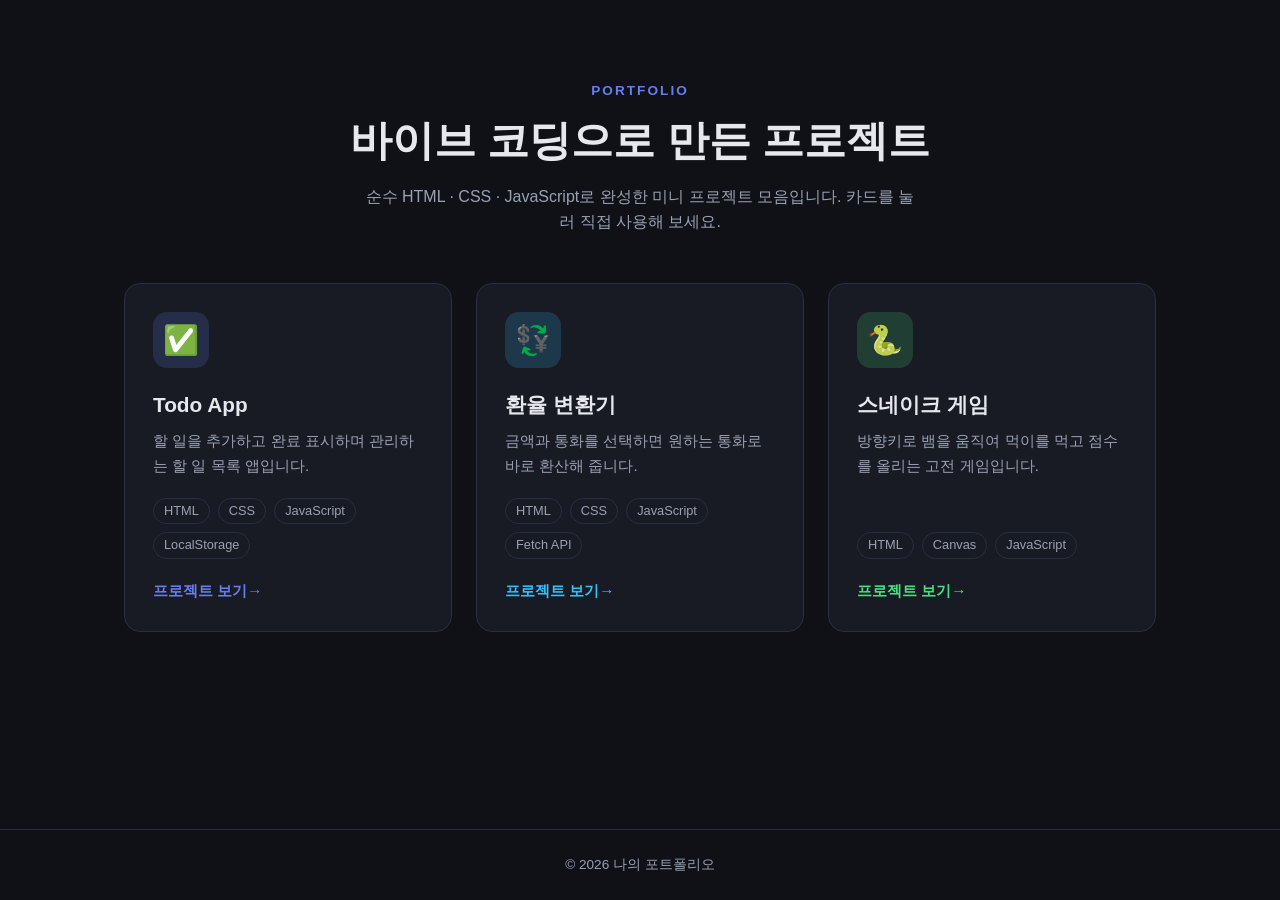
<file: index.html>
<!DOCTYPE html>
<html lang="ko">
<head>
    <meta charset="UTF-8">
    <meta name="viewport" content="width=device-width, initial-scale=1.0">
    <title>나의 포트폴리오</title>
    <link rel="stylesheet" href="style.css">
</head>
<body>
    <header class="hero">
        <p class="eyebrow">Portfolio</p>
        <h1>바이브 코딩으로 만든 프로젝트</h1>
        <p class="subtitle">순수 HTML · CSS · JavaScript로 완성한 미니 프로젝트 모음입니다. 카드를 눌러 직접 사용해 보세요.</p>
    </header>

    <main>
        <section class="grid" id="projectGrid" aria-label="프로젝트 목록"></section>
    </main>

    <footer class="footer">
        <p>&copy; <span id="year"></span> 나의 포트폴리오</p>
    </footer>

    <script src="main.js"></script>
</body>
</html>
</file>
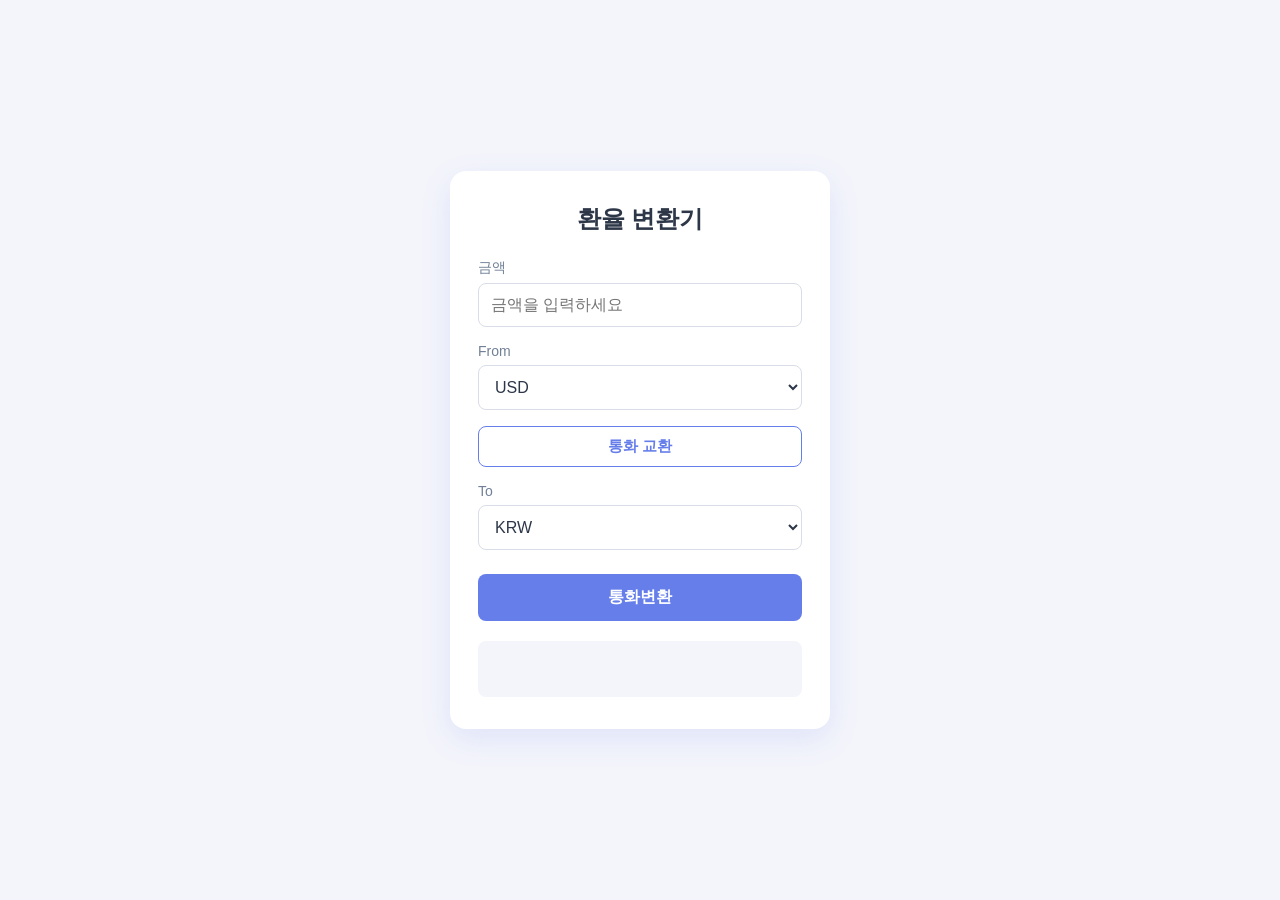
<file: fxconverter/index.html>
<!DOCTYPE html>
<html lang="ko">
<head>
    <meta charset="UTF-8">
    <meta name="viewport" content="width=device-width, initial-scale=1.0">
    <title>환율 변환기</title>
    <link rel="stylesheet" href="style.css">
</head>
<body>
    <main class="converter">
        <h1>환율 변환기</h1>

        <form id="converter-form">
            <div class="field">
                <label for="amount">금액</label>
                <input type="number" id="amount" min="0" step="any" inputmode="decimal" placeholder="금액을 입력하세요" required>
            </div>

            <div class="field">
                <label for="from">From</label>
                <select id="from">
                    <option value="USD" selected>USD</option>
                    <option value="EUR">EUR</option>
                    <option value="KRW">KRW</option>
                    <option value="JPY">JPY</option>
                </select>
            </div>

            <button type="button" id="swap-btn" class="swap-btn">통화 교환</button>

            <div class="field">
                <label for="to">To</label>
                <select id="to">
                    <option value="USD">USD</option>
                    <option value="EUR">EUR</option>
                    <option value="KRW" selected>KRW</option>
                    <option value="JPY">JPY</option>
                </select>
            </div>

            <button type="submit" id="convert-btn">통화변환</button>
        </form>

        <div id="result" class="result" aria-live="polite"></div>
    </main>

    <script src="main.js"></script>
</body>
</html>
</file>
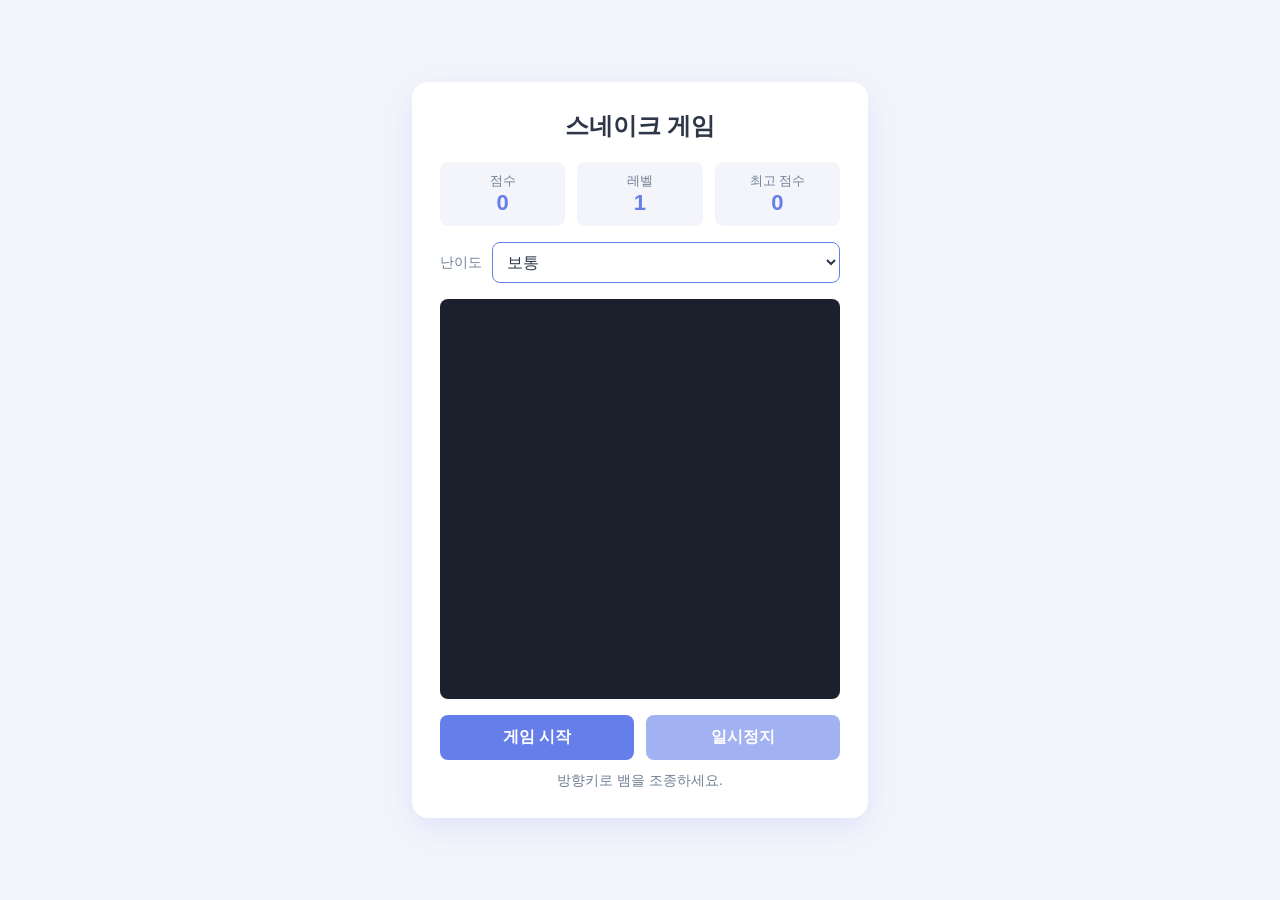
<file: snake/index.html>
<!DOCTYPE html>
<html lang="ko">
<head>
    <meta charset="UTF-8">
    <meta name="viewport" content="width=device-width, initial-scale=1.0">
    <title>스네이크 게임</title>
    <link rel="stylesheet" href="style.css">
</head>
<body>
    <main class="game">
        <h1>스네이크 게임</h1>

        <div class="scoreboard">
            <div class="score-item">
                <span class="score-label">점수</span>
                <span id="score" class="score-value">0</span>
            </div>
            <div class="score-item">
                <span class="score-label">레벨</span>
                <span id="level" class="score-value">1</span>
            </div>
            <div class="score-item">
                <span class="score-label">최고 점수</span>
                <span id="high-score" class="score-value">0</span>
            </div>
        </div>

        <div class="difficulty">
            <label for="difficulty">난이도</label>
            <select id="difficulty">
                <option value="200">쉬움</option>
                <option value="150" selected>보통</option>
                <option value="100">어려움</option>
                <option value="50">매우 어려움</option>
            </select>
        </div>

        <div class="board">
            <canvas id="game-canvas" width="400" height="400"></canvas>

            <div id="game-over" class="overlay" hidden>
                <p class="overlay-title">게임 오버</p>
                <p class="overlay-score">점수: <span id="final-score">0</span></p>
                <button type="button" id="restart-btn">다시 시작</button>
            </div>
        </div>

        <div class="controls">
            <button type="button" id="start-btn">게임 시작</button>
            <button type="button" id="pause-btn" disabled>일시정지</button>
        </div>
        <p class="hint">방향키로 뱀을 조종하세요.</p>
    </main>

    <script src="main.js"></script>
</body>
</html>
</file>
<file: style.css>
:root {
    --bg: #0f1117;
    --surface: #181b24;
    --surface-hover: #1f2330;
    --border: #2a2f3d;
    --text: #e6e8ee;
    --text-muted: #9aa1b2;
    --primary: #667eea;
    --radius: 16px;
}

* {
    margin: 0;
    padding: 0;
    box-sizing: border-box;
}

body {
    min-height: 100vh;
    display: flex;
    flex-direction: column;
    background: var(--bg);
    color: var(--text);
    font-family: "Pretendard", "Segoe UI", "Malgun Gothic", sans-serif;
    line-height: 1.6;
}

.hero {
    max-width: 960px;
    margin: 0 auto;
    padding: 80px 24px 48px;
    text-align: center;
}

.eyebrow {
    color: var(--primary);
    font-size: 0.85rem;
    font-weight: 700;
    letter-spacing: 0.15em;
    text-transform: uppercase;
}

.hero h1 {
    margin: 12px 0 16px;
    font-size: clamp(1.8rem, 4vw, 2.6rem);
    line-height: 1.3;
}

.subtitle {
    color: var(--text-muted);
    max-width: 560px;
    margin: 0 auto;
}

main {
    flex: 1;
    width: 100%;
    max-width: 1080px;
    margin: 0 auto;
    padding: 0 24px 80px;
}

.grid {
    display: grid;
    grid-template-columns: repeat(auto-fit, minmax(260px, 1fr));
    gap: 24px;
}

.card {
    display: flex;
    flex-direction: column;
    padding: 28px;
    background: var(--surface);
    border: 1px solid var(--border);
    border-radius: var(--radius);
    color: inherit;
    text-decoration: none;
    transition: transform 0.2s ease, border-color 0.2s ease, background 0.2s ease, box-shadow 0.2s ease;
}

.card:hover,
.card:focus-visible {
    transform: translateY(-6px);
    background: var(--surface-hover);
    border-color: var(--accent, var(--primary));
    box-shadow: 0 12px 32px rgba(0, 0, 0, 0.4);
    outline: none;
}

.card-icon {
    display: grid;
    place-items: center;
    width: 56px;
    height: 56px;
    margin-bottom: 20px;
    border-radius: 14px;
    background: color-mix(in srgb, var(--accent, var(--primary)) 18%, transparent);
    font-size: 1.8rem;
}

.card h2 {
    font-size: 1.3rem;
    margin-bottom: 8px;
}

.card p {
    flex: 1;
    color: var(--text-muted);
    font-size: 0.95rem;
}

.tags {
    display: flex;
    flex-wrap: wrap;
    gap: 8px;
    margin: 20px 0;
    list-style: none;
}

.tags li {
    padding: 2px 10px;
    border: 1px solid var(--border);
    border-radius: 999px;
    color: var(--text-muted);
    font-size: 0.8rem;
}

.card-link {
    color: var(--accent, var(--primary));
    font-weight: 600;
    font-size: 0.95rem;
}

.card-link::after {
    content: " →";
    display: inline-block;
    transition: transform 0.2s ease;
}

.card:hover .card-link::after {
    transform: translateX(4px);
}

.footer {
    padding: 24px;
    border-top: 1px solid var(--border);
    color: var(--text-muted);
    font-size: 0.85rem;
    text-align: center;
}
</file>
<file: fxconverter/style.css>
:root {
    --primary: #667eea;
    --primary-dark: #5568d3;
    --bg: #f4f5fb;
    --card: #ffffff;
    --text: #2d3748;
    --muted: #718096;
    --border: #d9dde8;
    --error: #e53e3e;
}

* {
    box-sizing: border-box;
}

body {
    margin: 0;
    min-height: 100vh;
    display: flex;
    align-items: center;
    justify-content: center;
    padding: 16px;
    background: var(--bg);
    color: var(--text);
    font-family: "Malgun Gothic", "Apple SD Gothic Neo", sans-serif;
}

.converter {
    width: 100%;
    max-width: 380px;
    padding: 32px 28px;
    background: var(--card);
    border-radius: 16px;
    box-shadow: 0 10px 30px rgba(102, 126, 234, 0.15);
}

h1 {
    margin: 0 0 24px;
    font-size: 1.5rem;
    text-align: center;
}

.field {
    margin-bottom: 16px;
}

label {
    display: block;
    margin-bottom: 6px;
    font-size: 0.875rem;
    color: var(--muted);
}

input,
select {
    width: 100%;
    padding: 12px;
    font-size: 1rem;
    font-family: inherit;
    color: var(--text);
    background: var(--card);
    border: 1px solid var(--border);
    border-radius: 8px;
}

input:focus,
select:focus {
    outline: none;
    border-color: var(--primary);
    box-shadow: 0 0 0 3px rgba(102, 126, 234, 0.2);
}

button {
    width: 100%;
    margin-top: 8px;
    padding: 13px;
    font-size: 1rem;
    font-family: inherit;
    font-weight: bold;
    color: #ffffff;
    background: var(--primary);
    border: none;
    border-radius: 8px;
    cursor: pointer;
}

button:hover {
    background: var(--primary-dark);
}

button:disabled {
    opacity: 0.6;
    cursor: not-allowed;
}

.swap-btn {
    margin: 0 0 16px;
    padding: 10px;
    font-size: 0.9375rem;
    color: var(--primary);
    background: var(--card);
    border: 1px solid var(--primary);
}

.swap-btn:hover {
    color: #ffffff;
    background: var(--primary);
}

.result {
    min-height: 56px;
    margin-top: 20px;
    padding: 16px;
    font-size: 1.125rem;
    font-weight: bold;
    text-align: center;
    word-break: break-all;
    background: var(--bg);
    border-radius: 8px;
}

.result.error {
    font-size: 0.9375rem;
    font-weight: normal;
    color: var(--error);
}
</file>
<file: snake/style.css>
:root {
    --primary: #667eea;
    --primary-dark: #5568d3;
    --bg: #f4f5fb;
    --card: #ffffff;
    --text: #2d3748;
    --muted: #718096;
    --board: #1a202c;
}

* {
    box-sizing: border-box;
}

body {
    margin: 0;
    min-height: 100vh;
    display: flex;
    align-items: center;
    justify-content: center;
    padding: 16px;
    background: var(--bg);
    color: var(--text);
    font-family: "Malgun Gothic", "Apple SD Gothic Neo", sans-serif;
}

.game {
    padding: 28px;
    background: var(--card);
    border-radius: 16px;
    box-shadow: 0 10px 30px rgba(102, 126, 234, 0.15);
    text-align: center;
}

h1 {
    margin: 0 0 20px;
    font-size: 1.5rem;
}

.scoreboard {
    display: flex;
    gap: 12px;
    margin-bottom: 16px;
}

.score-item {
    flex: 1;
    padding: 10px;
    background: var(--bg);
    border-radius: 8px;
}

.score-label {
    display: block;
    font-size: 0.8125rem;
    color: var(--muted);
}

.score-value {
    font-size: 1.375rem;
    font-weight: bold;
    color: var(--primary);
}

.board {
    position: relative;
    width: 400px;
    height: 400px;
    margin: 0 auto;
}

canvas {
    display: block;
    background: var(--board);
    border-radius: 8px;
}

.overlay {
    position: absolute;
    inset: 0;
    display: flex;
    flex-direction: column;
    align-items: center;
    justify-content: center;
    gap: 12px;
    color: #ffffff;
    background: rgba(26, 32, 44, 0.85);
    border-radius: 8px;
}

.overlay[hidden] {
    display: none;
}

.overlay p {
    margin: 0;
}

.overlay-title {
    font-size: 1.75rem;
    font-weight: bold;
}

button {
    padding: 12px 28px;
    font-size: 1rem;
    font-family: inherit;
    font-weight: bold;
    color: #ffffff;
    background: var(--primary);
    border: none;
    border-radius: 8px;
    cursor: pointer;
}

button:hover {
    background: var(--primary-dark);
}

button:disabled {
    opacity: 0.6;
    cursor: not-allowed;
}

.difficulty {
    display: flex;
    align-items: center;
    gap: 10px;
    margin-bottom: 16px;
}

.difficulty label {
    font-size: 0.875rem;
    color: var(--muted);
}

.difficulty select {
    flex: 1;
    padding: 10px;
    font-size: 1rem;
    font-family: inherit;
    color: var(--text);
    background: var(--card);
    border: 1px solid var(--primary);
    border-radius: 8px;
}

.difficulty select:disabled {
    opacity: 0.6;
    cursor: not-allowed;
}

.controls {
    display: flex;
    gap: 12px;
    margin-top: 16px;
}

.controls button {
    flex: 1;
}

.hint {
    margin: 12px 0 0;
    font-size: 0.875rem;
    color: var(--muted);
}
</file>
